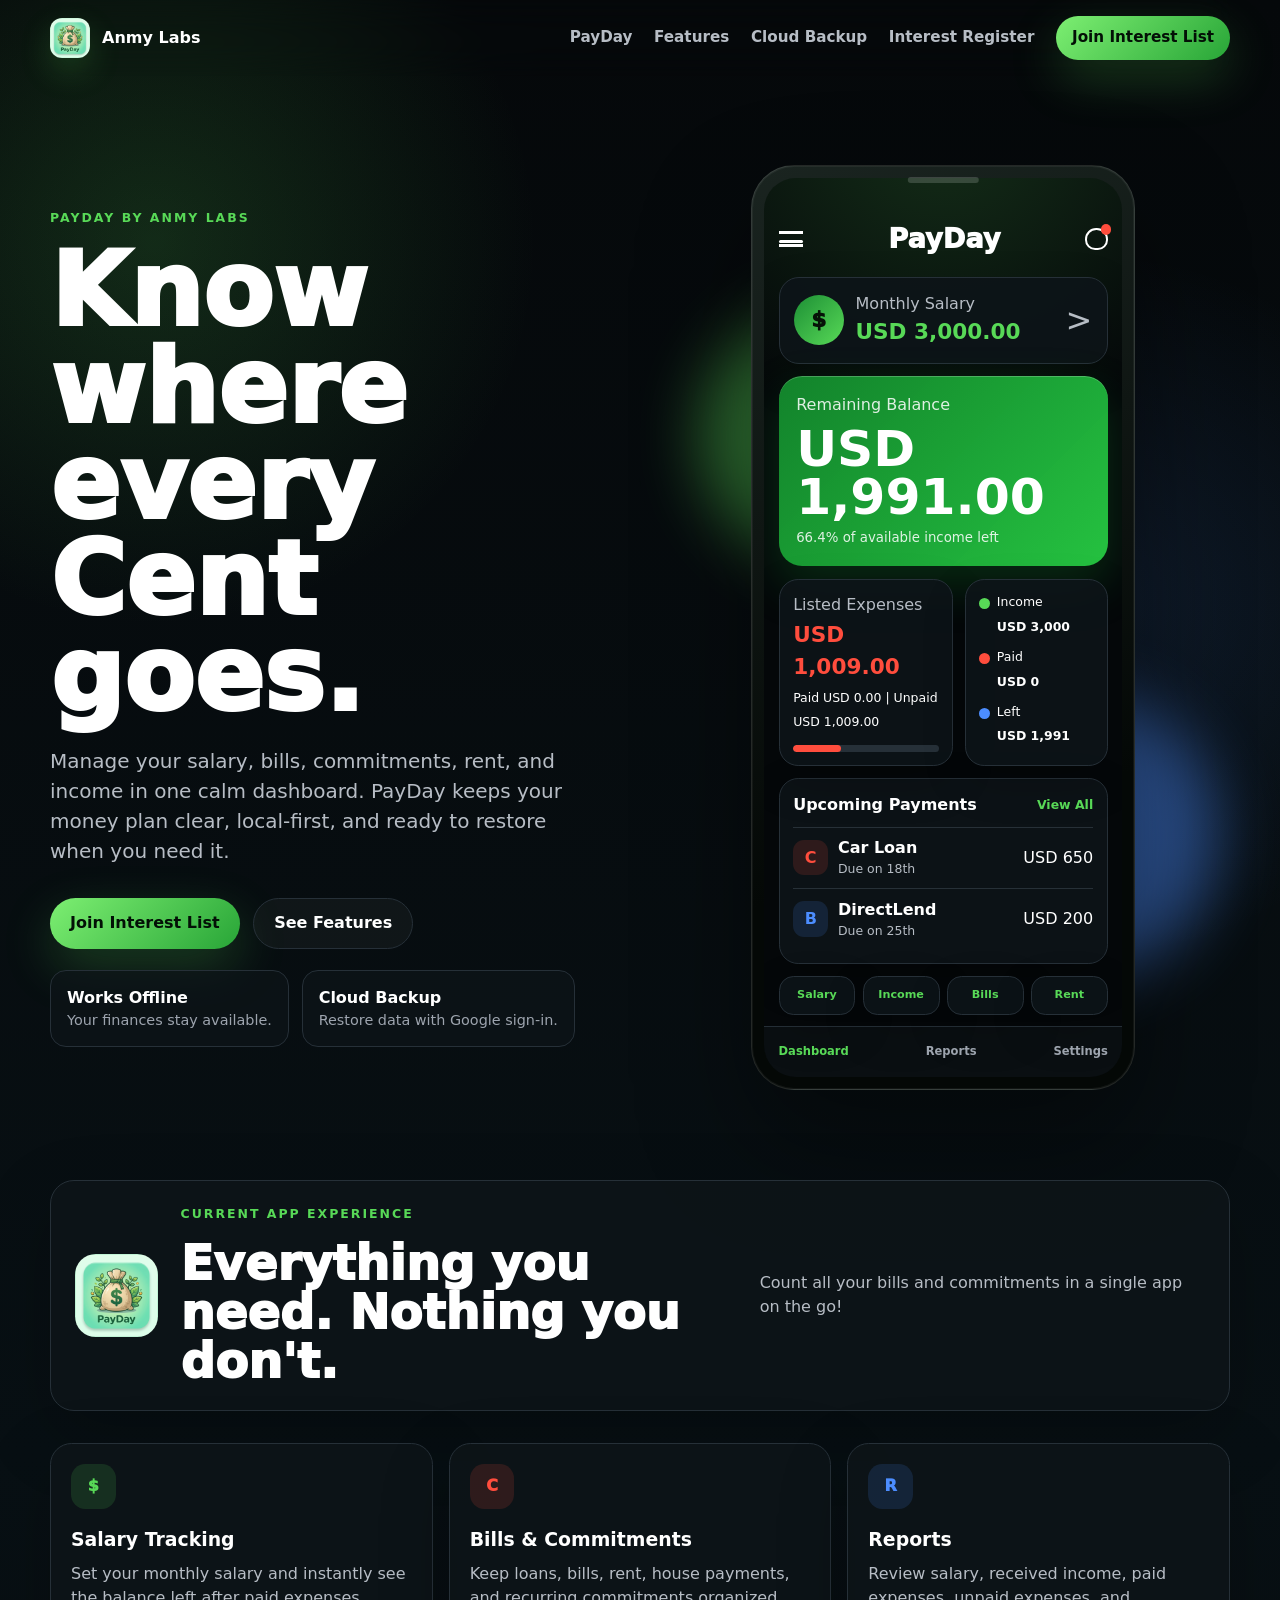
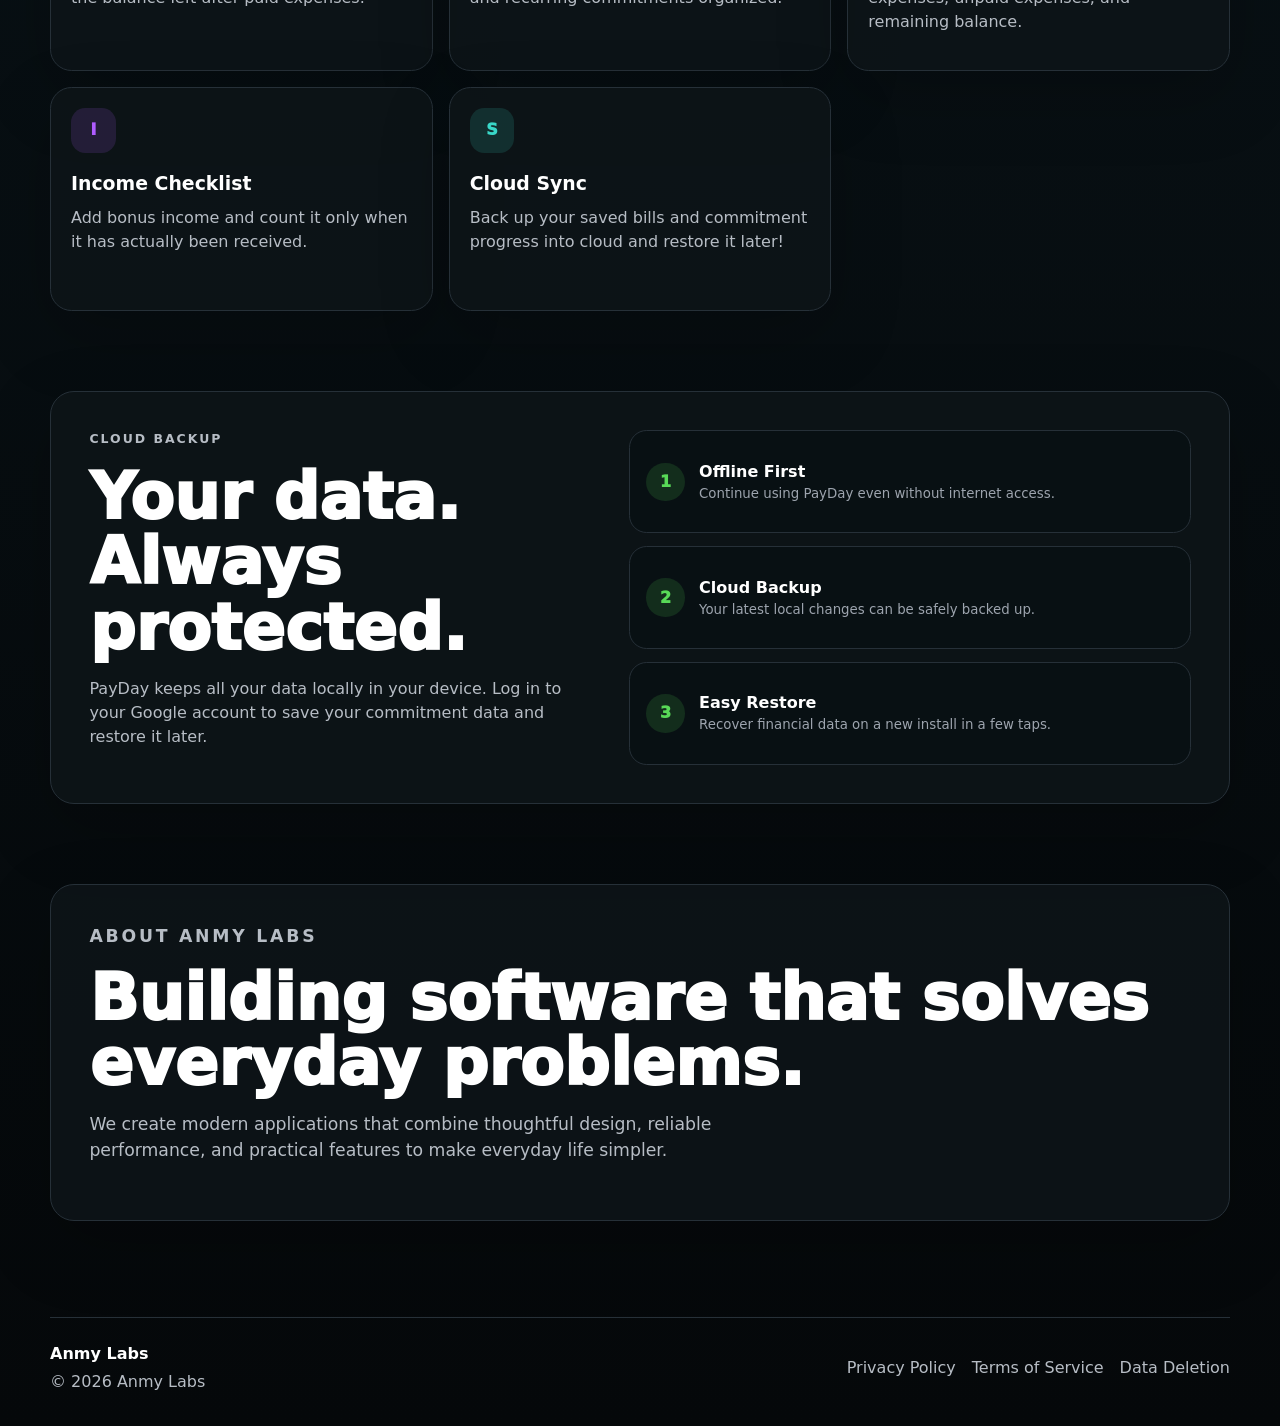
<file: index.html>
<!doctype html>
<html lang="en">
  <head>
    <meta charset="utf-8" />
    <meta name="viewport" content="width=device-width, initial-scale=1" />
    <meta
      name="description"
      content="Anmy Labs builds practical apps for everyday life, including PayDay."
    />
    <meta name="theme-color" content="#05080a" />
    <meta property="og:title" content="PayDay | Anmy Labs" />
    <meta
      property="og:description"
      content="PayDay helps you track salary, bills, commitments, income, and cloud backup in one app."
    />
    <meta property="og:type" content="website" />
    <meta property="og:image" content="./assets/icon.png" />
    <meta name="twitter:card" content="summary" />
    <title>PayDay | Anmy Labs</title>
    <link rel="icon" href="./assets/icon.png" />
    <link rel="apple-touch-icon" href="./assets/icon.png" />
    <link rel="stylesheet" href="./style.css" />
  </head>
  <body>
    <header class="site-header">
      <a class="brand" href="./index.html" aria-label="Anmy Labs home">
        <img src="./assets/icon.png" alt="" class="brand-icon" />
        <span>Anmy Labs</span>
      </a>

      <button class="nav-toggle" type="button" aria-label="Open menu">
        <span></span>
        <span></span>
        <span></span>
      </button>

      <nav class="site-nav" aria-label="Primary navigation">
        <a href="#payday">PayDay</a>
        <a href="#features">Features</a>
        <a href="#sync">Cloud Backup</a>
        <a href="./payday/register/">Interest Register</a>
        <a class="nav-button" href="./payday/register/">Join Interest List</a>
      </nav>
    </header>

    <main>
      <section class="hero section-shell" id="top">
        <div class="hero-copy reveal">
          <p class="eyebrow">PayDay by Anmy Labs</p>
          <h1>Know where every Cent goes.</h1>
          <p class="hero-text">
            Manage your salary, bills, commitments, rent, and income in one
            calm dashboard. PayDay keeps your money plan clear, local-first,
            and ready to restore when you need it.
          </p>
          <div class="hero-actions">
            <a class="primary-button" href="./payday/register/">Join Interest List</a>
            <a class="secondary-button" href="#features">See Features</a>
          </div>
          <div class="hero-metrics" aria-label="PayDay highlights">
            <div>
              <strong>Works Offline</strong>
              <span>Your finances stay available.</span>
            </div>
            <div>
              <strong>Cloud Backup</strong>
              <span>Restore data with Google sign-in.</span>
            </div>
          </div>
        </div>

        <div class="hero-visual reveal" id="payday" aria-label="PayDay app preview">
          <div class="phone-mockup">
            <div class="phone-speaker"></div>
            <div class="phone-screen">
              <div class="app-top">
                <span class="menu-lines" aria-hidden="true"></span>
                <strong>PayDay</strong>
                <span class="bell-dot" aria-hidden="true"></span>
              </div>

              <div class="salary-strip">
                <div class="round-icon wallet-icon">$</div>
                <div>
                  <span>Monthly Salary</span>
                  <strong>USD 3,000.00</strong>
                </div>
                <span class="chevron">&gt;</span>
              </div>

              <div class="balance-card">
                <span>Remaining Balance</span>
                <strong>USD 1,991.00</strong>
                <small>66.4% of available income left</small>
              </div>

              <div class="dashboard-grid">
                <div class="expense-card">
                  <span>Listed Expenses</span>
                  <strong>USD 1,009.00</strong>
                  <small>Paid USD 0.00 | Unpaid USD 1,009.00</small>
                  <div class="progress-track"><span></span></div>
                </div>
                <div class="flow-card">
                  <p><span class="dot green"></span>Income <strong>USD 3,000</strong></p>
                  <p><span class="dot red"></span>Paid <strong>USD 0</strong></p>
                  <p><span class="dot blue"></span>Left <strong>USD 1,991</strong></p>
                </div>
              </div>

              <div class="upcoming-card">
                <div class="card-heading">
                  <strong>Upcoming Payments</strong>
                  <span>View All</span>
                </div>
                <div class="payment-row">
                  <span class="payment-icon car">C</span>
                  <div>
                    <strong>Car Loan</strong>
                    <small>Due on 18th</small>
                  </div>
                  <span>USD 650</span>
                </div>
                <div class="payment-row">
                  <span class="payment-icon bill">B</span>
                  <div>
                    <strong>DirectLend</strong>
                    <small>Due on 25th</small>
                  </div>
                  <span>USD 200</span>
                </div>
              </div>

              <div class="shortcut-rail">
                <span>Salary</span>
                <span>Income</span>
                <span>Bills</span>
                <span>Rent</span>
              </div>

              <div class="bottom-nav">
                <span class="active">Dashboard</span>
                <span>Reports</span>
                <span>Settings</span>
              </div>
            </div>
          </div>
          <div class="glow glow-one"></div>
          <div class="glow glow-two"></div>
        </div>
      </section>

      <section class="section-shell product-band reveal">
        <img src="./assets/icon.png" alt="PayDay app icon" />
        <div>
          <p class="eyebrow">Current App Experience</p>
          <h2>Everything you need. Nothing you don't.</h2>
        </div>
        <p>
          Count all your bills and commitments in a single app on the go!
        </p>
      </section>

      <section class="section-shell features" id="features">
        <article class="feature-card reveal green-card">
          <div class="feature-icon">$</div>
          <h3>Salary Tracking</h3>
          <p>
            Set your monthly salary and instantly see the balance left after
            paid expenses.
          </p>
        </article>
        <article class="feature-card reveal red-card">
          <div class="feature-icon">C</div>
          <h3>Bills &amp; Commitments</h3>
          <p>
            Keep loans, bills, rent, house payments, and recurring commitments
            organized.
          </p>
        </article>
        <article class="feature-card reveal blue-card">
          <div class="feature-icon">R</div>
          <h3>Reports</h3>
          <p>
            Review salary, received income, paid expenses, unpaid expenses, and
            remaining balance.
          </p>
        </article>
        <article class="feature-card reveal purple-card">
          <div class="feature-icon">I</div>
          <h3>Income Checklist</h3>
          <p>
            Add bonus income and count it only when it has actually been
            received.
          </p>
        </article>
        <article class="feature-card reveal cyan-card">
          <div class="feature-icon">S</div>
          <h3>Cloud Sync</h3>
          <p>
            Back up your saved bills and commitment progress into cloud and
            restore it later!
          </p>
        </article>
      </section>

      <section class="section-shell sync-section reveal" id="sync">
        <div>
          <p class="eyebrow">Cloud Backup</p>
          <h2>Your data. Always protected.</h2>
          <p>
            PayDay keeps all your data locally in your device. Log in to your
            Google account to save your commitment data and restore it later.
          </p>
        </div>
        <div class="sync-panel">
          <div class="sync-row">
            <span class="sync-icon">1</span>
            <div>
              <strong>Offline First</strong>
              <small>Continue using PayDay even without internet access.</small>
            </div>
          </div>
          <div class="sync-row">
            <span class="sync-icon">2</span>
            <div>
              <strong>Cloud Backup</strong>
              <small>Your latest local changes can be safely backed up.</small>
            </div>
          </div>
          <div class="sync-row">
            <span class="sync-icon">3</span>
            <div>
              <strong>Easy Restore</strong>
              <small>Recover financial data on a new install in a few taps.</small>
            </div>
          </div>
        </div>
      </section>

      <section class="section-shell company reveal" id="company">
        <p class="eyebrow">About Anmy Labs</p>
        <h2>Building software that solves everyday problems.</h2>
        <p>
          We create modern applications that combine thoughtful design,
          reliable performance, and practical features to make everyday life
          simpler.
        </p>
      </section>
    </main>

    <footer class="site-footer">
      <div>
        <strong>Anmy Labs</strong>
        <span>&copy; 2026 Anmy Labs</span>
      </div>
      <nav aria-label="Footer navigation">
        <a href="./privacy.html">Privacy Policy</a>
        <a href="./terms.html">Terms of Service</a>
        <a href="./account-deletion.html">Data Deletion</a>
      </nav>
    </footer>

    <script src="./script.js"></script>
  </body>
</html>
</file>
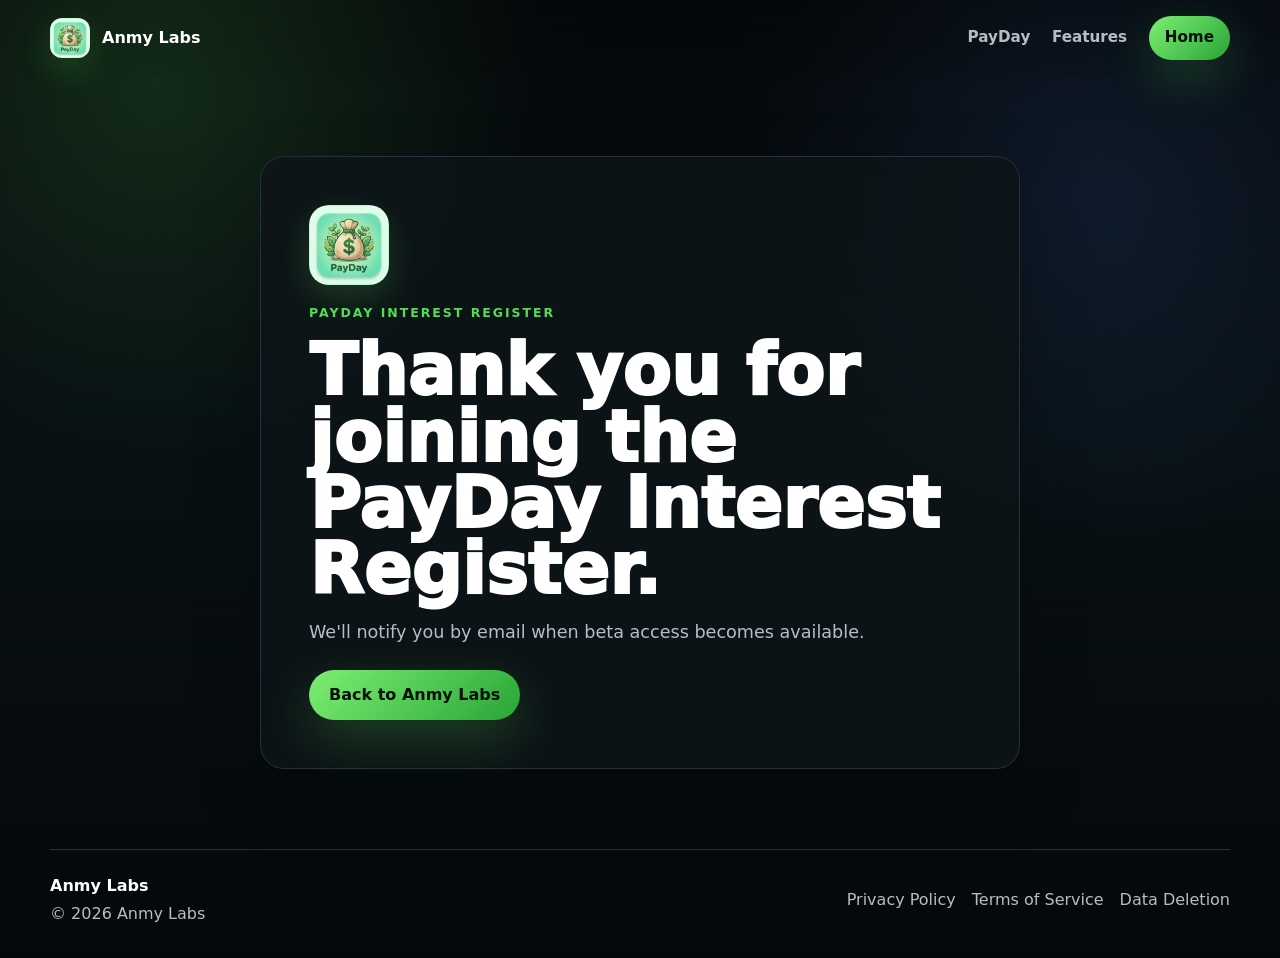
<file: payday/register/success/index.html>
<!doctype html>
<html lang="en">
  <head>
    <meta charset="utf-8" />
    <meta name="viewport" content="width=device-width, initial-scale=1" />
    <meta
      name="description"
      content="Thank you for joining the PayDay Interest Register."
    />
    <meta name="theme-color" content="#05080a" />
    <meta property="og:title" content="PayDay Interest Register | Anmy Labs" />
    <meta
      property="og:description"
      content="Thank you for joining the PayDay Interest Register."
    />
    <meta property="og:type" content="website" />
    <meta property="og:image" content="../../../assets/icon.png" />
    <meta name="twitter:card" content="summary" />
    <title>Thank You | PayDay Interest Register</title>
    <link rel="icon" href="../../../assets/icon.png" />
    <link rel="apple-touch-icon" href="../../../assets/icon.png" />
    <link rel="stylesheet" href="../../../style.css" />
  </head>
  <body>
    <header class="site-header">
      <a class="brand" href="../../../index.html" aria-label="Anmy Labs home">
        <img src="../../../assets/icon.png" alt="" class="brand-icon" />
        <span>Anmy Labs</span>
      </a>

      <nav class="site-nav legal-nav" aria-label="Primary navigation">
        <a href="../../../index.html#payday">PayDay</a>
        <a href="../../../index.html#features">Features</a>
        <a class="nav-button" href="../../../index.html">Home</a>
      </nav>
    </header>

    <main class="register-main success-main">
      <section class="section-shell success-card reveal">
        <img src="../../../assets/icon.png" alt="" class="success-icon" />
        <p class="eyebrow">PayDay Interest Register</p>
        <h1>Thank you for joining the PayDay Interest Register.</h1>
        <p>
          We'll notify you by email when beta access becomes available.
        </p>
        <a class="primary-button" href="../../../index.html">Back to Anmy Labs</a>
      </section>
    </main>

    <footer class="site-footer">
      <div>
        <strong>Anmy Labs</strong>
        <span>&copy; 2026 Anmy Labs</span>
      </div>
      <nav aria-label="Footer navigation">
        <a href="../../../privacy.html">Privacy Policy</a>
        <a href="../../../terms.html">Terms of Service</a>
        <a href="../../../account-deletion.html">Data Deletion</a>
      </nav>
    </footer>

    <script src="../../../script.js"></script>
  </body>
</html>
</file>
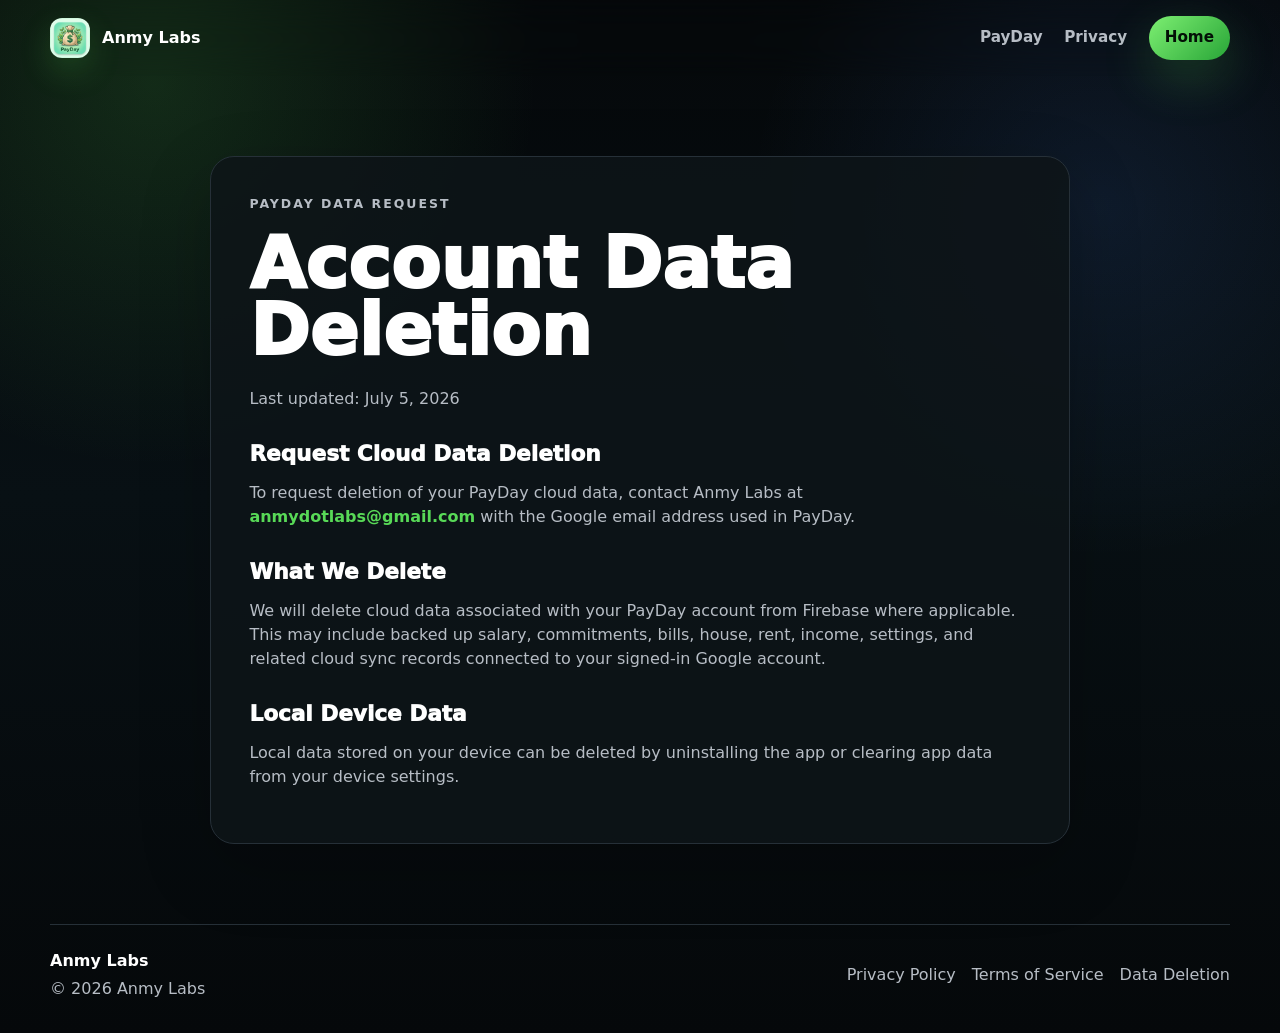
<file: account-deletion.html>
<!doctype html>
<html lang="en">
  <head>
    <meta charset="utf-8" />
    <meta name="viewport" content="width=device-width, initial-scale=1" />
    <meta
      name="description"
      content="Request deletion of PayDay cloud data from Anmy Labs."
    />
    <meta name="theme-color" content="#05080a" />
    <meta property="og:title" content="Account Data Deletion | Anmy Labs" />
    <meta
      property="og:description"
      content="How to request deletion of PayDay cloud data associated with your Google account."
    />
    <meta property="og:type" content="website" />
    <meta property="og:image" content="./assets/icon.png" />
    <meta name="twitter:card" content="summary" />
    <title>Account Data Deletion | Anmy Labs</title>
    <link rel="icon" href="./assets/icon.png" />
    <link rel="apple-touch-icon" href="./assets/icon.png" />
    <link rel="stylesheet" href="./style.css" />
  </head>
  <body>
    <header class="site-header">
      <a class="brand" href="./index.html" aria-label="Anmy Labs home">
        <img src="./assets/icon.png" alt="" class="brand-icon" />
        <span>Anmy Labs</span>
      </a>
      <nav class="site-nav legal-nav" aria-label="Primary navigation">
        <a href="./index.html#payday">PayDay</a>
        <a href="./privacy.html">Privacy</a>
        <a class="nav-button" href="./index.html">Home</a>
      </nav>
    </header>

    <main class="legal-main">
      <article class="legal-card reveal">
        <p class="eyebrow">PayDay Data Request</p>
        <h1>Account Data Deletion</h1>
        <p>Last updated: July 5, 2026</p>

        <h2>Request Cloud Data Deletion</h2>
        <p>
          To request deletion of your PayDay cloud data, contact Anmy Labs at
          <a href="mailto:anmydotlabs@gmail.com">anmydotlabs@gmail.com</a> with
          the Google email address used in PayDay.
        </p>

        <h2>What We Delete</h2>
        <p>
          We will delete cloud data associated with your PayDay account from
          Firebase where applicable. This may include backed up salary,
          commitments, bills, house, rent, income, settings, and related cloud
          sync records connected to your signed-in Google account.
        </p>

        <h2>Local Device Data</h2>
        <p>
          Local data stored on your device can be deleted by uninstalling the
          app or clearing app data from your device settings.
        </p>
      </article>
    </main>

    <footer class="site-footer">
      <div>
        <strong>Anmy Labs</strong>
        <span>&copy; 2026 Anmy Labs</span>
      </div>
      <nav aria-label="Footer navigation">
        <a href="./privacy.html">Privacy Policy</a>
        <a href="./terms.html">Terms of Service</a>
        <a href="./account-deletion.html">Data Deletion</a>
      </nav>
    </footer>

    <script src="./script.js"></script>
  </body>
</html>
</file>
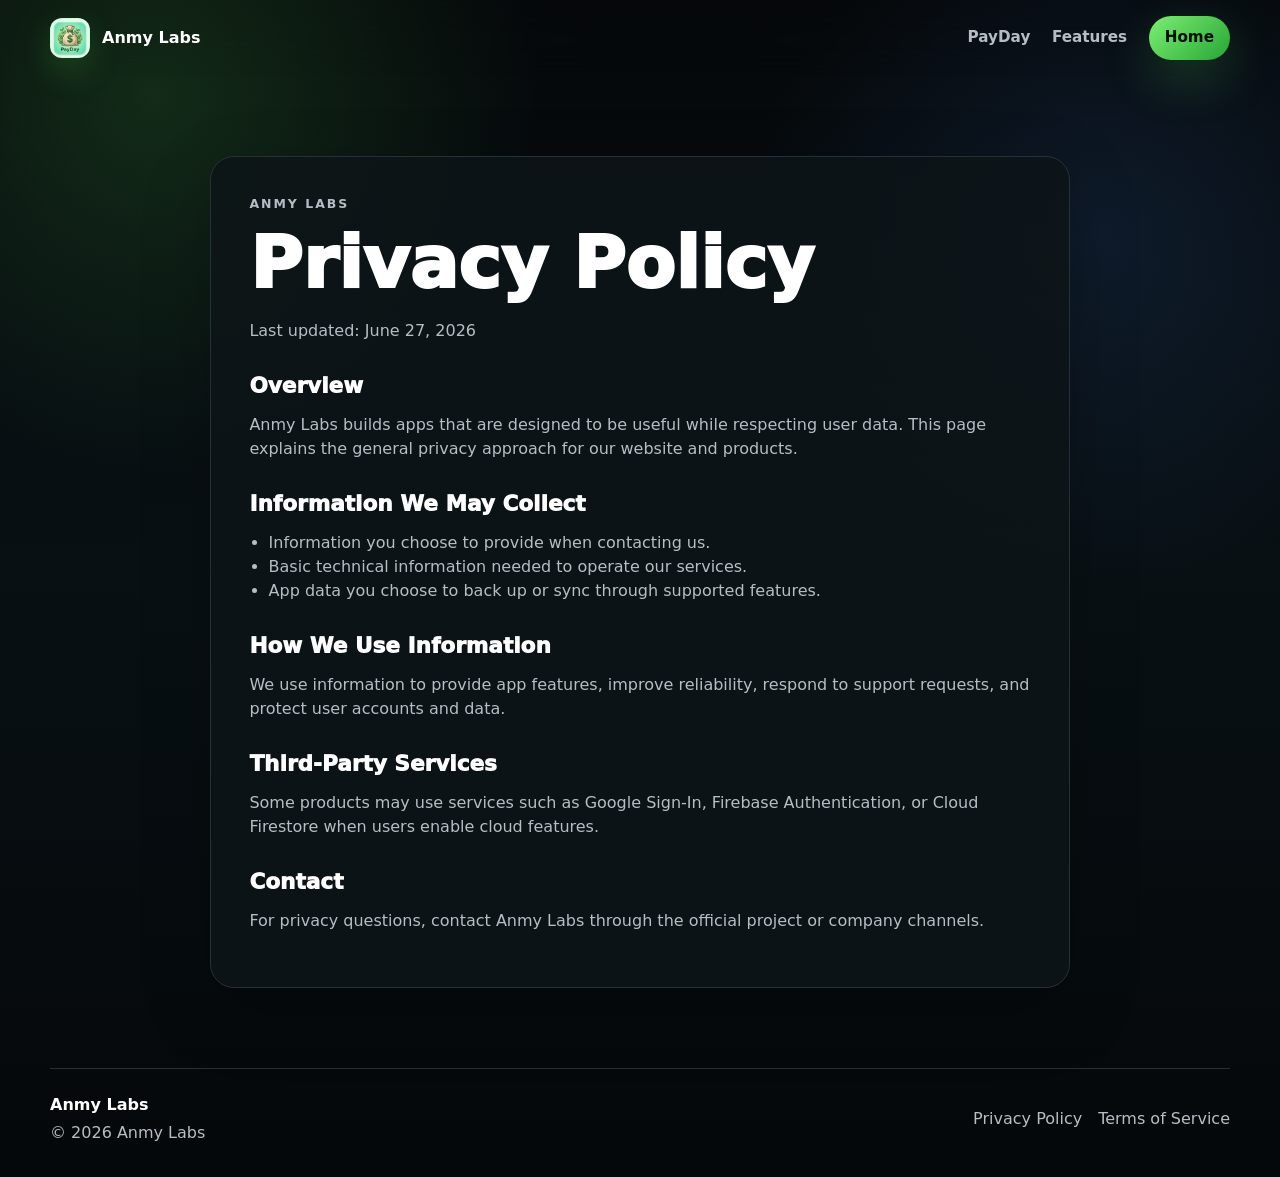
<file: privacy.html>
<!doctype html>
<html lang="en">
  <head>
    <meta charset="utf-8" />
    <meta name="viewport" content="width=device-width, initial-scale=1" />
    <meta name="description" content="Privacy Policy for Anmy Labs." />
    <meta name="theme-color" content="#05080a" />
    <meta property="og:title" content="Privacy Policy | Anmy Labs" />
    <meta
      property="og:description"
      content="Privacy Policy for Anmy Labs and PayDay."
    />
    <meta property="og:type" content="website" />
    <meta property="og:image" content="./assets/icon.png" />
    <meta name="twitter:card" content="summary" />
    <title>Privacy Policy | Anmy Labs</title>
    <link rel="icon" href="./assets/icon.png" />
    <link rel="apple-touch-icon" href="./assets/icon.png" />
    <link rel="stylesheet" href="./style.css" />
  </head>
  <body>
    <header class="site-header">
      <a class="brand" href="./index.html" aria-label="Anmy Labs home">
        <img src="./assets/icon.png" alt="" class="brand-icon" />
        <span>Anmy Labs</span>
      </a>
      <nav class="site-nav legal-nav" aria-label="Primary navigation">
        <a href="./index.html#payday">PayDay</a>
        <a href="./index.html#features">Features</a>
        <a class="nav-button" href="./index.html">Home</a>
      </nav>
    </header>

    <main class="legal-main">
      <article class="legal-card reveal">
        <p class="eyebrow">Anmy Labs</p>
        <h1>Privacy Policy</h1>
        <p>Last updated: June 27, 2026</p>

        <h2>Overview</h2>
        <p>
          Anmy Labs builds apps that are designed to be useful while
          respecting user data. This page explains the general privacy approach
          for our website and products.
        </p>

        <h2>Information We May Collect</h2>
        <ul>
          <li>Information you choose to provide when contacting us.</li>
          <li>Basic technical information needed to operate our services.</li>
          <li>App data you choose to back up or sync through supported features.</li>
        </ul>

        <h2>How We Use Information</h2>
        <p>
          We use information to provide app features, improve reliability,
          respond to support requests, and protect user accounts and data.
        </p>

        <h2>Third-Party Services</h2>
        <p>
          Some products may use services such as Google Sign-In, Firebase
          Authentication, or Cloud Firestore when users enable cloud features.
        </p>

        <h2>Contact</h2>
        <p>
          For privacy questions, contact Anmy Labs through the official
          project or company channels.
        </p>
      </article>
    </main>

    <footer class="site-footer">
      <div>
        <strong>Anmy Labs</strong>
        <span>&copy; 2026 Anmy Labs</span>
      </div>
      <nav aria-label="Footer navigation">
        <a href="./privacy.html">Privacy Policy</a>
        <a href="./terms.html">Terms of Service</a>
      </nav>
    </footer>

    <script src="./script.js"></script>
  </body>
</html>
</file>
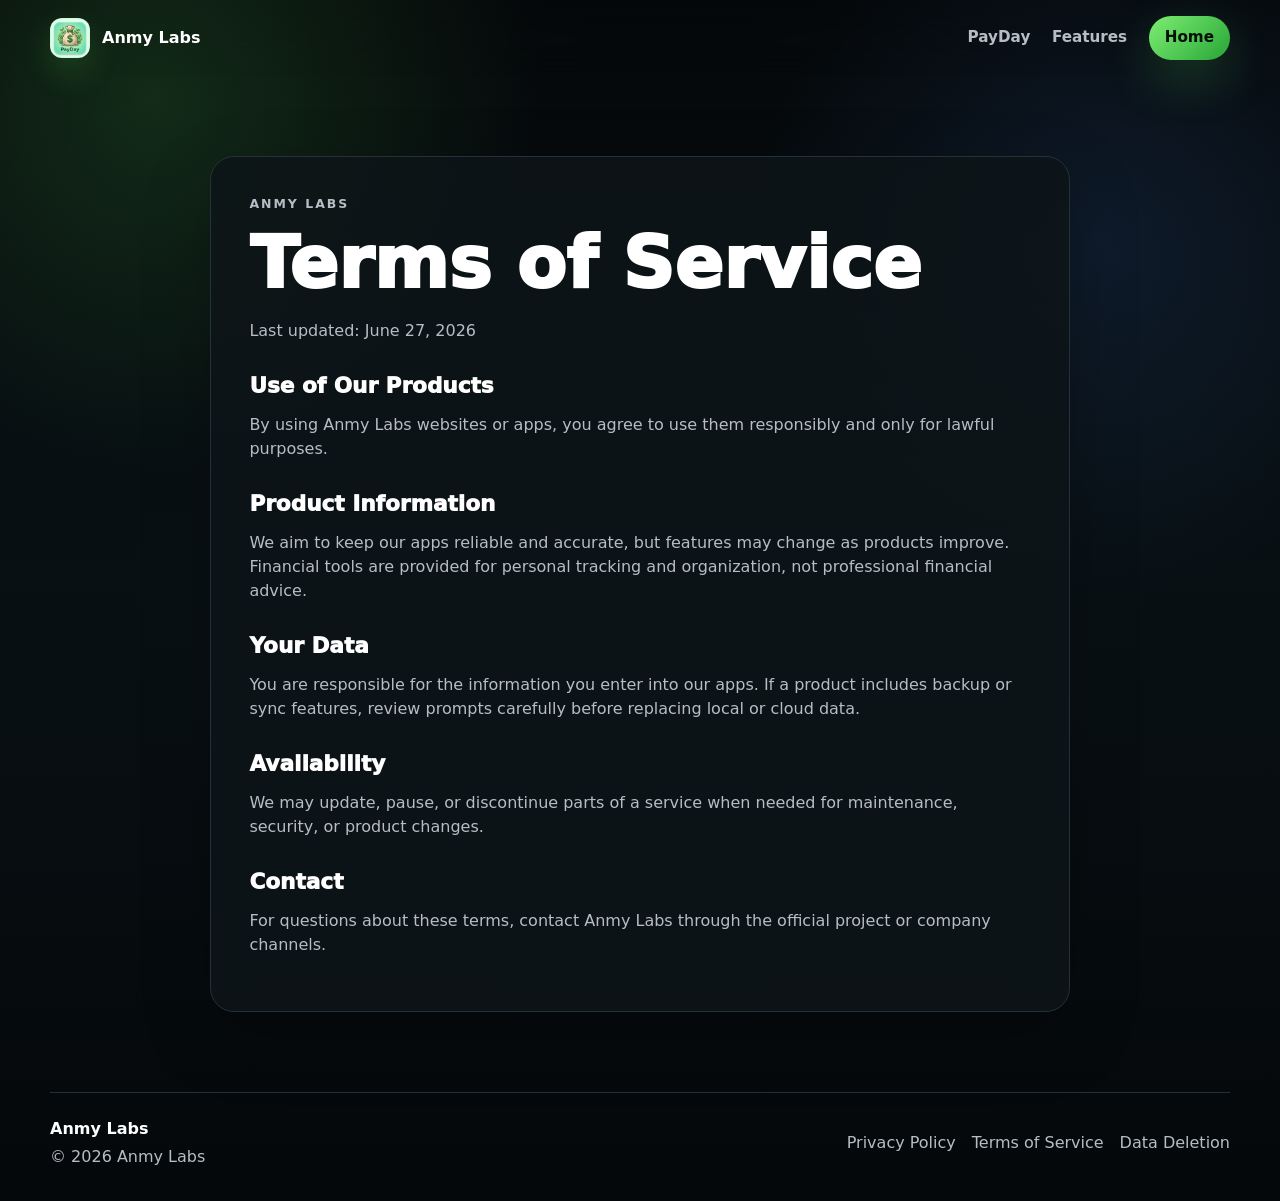
<file: terms.html>
<!doctype html>
<html lang="en">
  <head>
    <meta charset="utf-8" />
    <meta name="viewport" content="width=device-width, initial-scale=1" />
    <meta name="description" content="Terms of Service for Anmy Labs." />
    <meta name="theme-color" content="#05080a" />
    <meta property="og:title" content="Terms of Service | Anmy Labs" />
    <meta
      property="og:description"
      content="Terms of Service for Anmy Labs and PayDay."
    />
    <meta property="og:type" content="website" />
    <meta property="og:image" content="./assets/icon.png" />
    <meta name="twitter:card" content="summary" />
    <title>Terms of Service | Anmy Labs</title>
    <link rel="icon" href="./assets/icon.png" />
    <link rel="apple-touch-icon" href="./assets/icon.png" />
    <link rel="stylesheet" href="./style.css" />
  </head>
  <body>
    <header class="site-header">
      <a class="brand" href="./index.html" aria-label="Anmy Labs home">
        <img src="./assets/icon.png" alt="" class="brand-icon" />
        <span>Anmy Labs</span>
      </a>
      <nav class="site-nav legal-nav" aria-label="Primary navigation">
        <a href="./index.html#payday">PayDay</a>
        <a href="./index.html#features">Features</a>
        <a class="nav-button" href="./index.html">Home</a>
      </nav>
    </header>

    <main class="legal-main">
      <article class="legal-card reveal">
        <p class="eyebrow">Anmy Labs</p>
        <h1>Terms of Service</h1>
        <p>Last updated: June 27, 2026</p>

        <h2>Use of Our Products</h2>
        <p>
          By using Anmy Labs websites or apps, you agree to use them
          responsibly and only for lawful purposes.
        </p>

        <h2>Product Information</h2>
        <p>
          We aim to keep our apps reliable and accurate, but features may change
          as products improve. Financial tools are provided for personal tracking
          and organization, not professional financial advice.
        </p>

        <h2>Your Data</h2>
        <p>
          You are responsible for the information you enter into our apps. If a
          product includes backup or sync features, review prompts carefully
          before replacing local or cloud data.
        </p>

        <h2>Availability</h2>
        <p>
          We may update, pause, or discontinue parts of a service when needed for
          maintenance, security, or product changes.
        </p>

        <h2>Contact</h2>
        <p>
          For questions about these terms, contact Anmy Labs through the
          official project or company channels.
        </p>
      </article>
    </main>

    <footer class="site-footer">
      <div>
        <strong>Anmy Labs</strong>
        <span>&copy; 2026 Anmy Labs</span>
      </div>
      <nav aria-label="Footer navigation">
        <a href="./privacy.html">Privacy Policy</a>
        <a href="./terms.html">Terms of Service</a>
        <a href="./account-deletion.html">Data Deletion</a>
      </nav>
    </footer>

    <script src="./script.js"></script>
  </body>
</html>
</file>
<file: style.css>
:root {
  --bg: #05080a;
  --panel: #0d1418;
  --panel-soft: #101a1f;
  --panel-deep: #081013;
  --border: #263038;
  --divider: #273037;
  --text: #ffffff;
  --muted: #b7bdc5;
  --soft-text: #9da4ae;
  --green: #58d957;
  --green-dark: #1d8f35;
  --red: #ff4d3d;
  --blue: #4c8dff;
  --purple: #af5cff;
  --yellow: #ffb429;
  --cyan: #39d7c8;
  --shadow: rgba(0, 0, 0, 0.42);
  color-scheme: dark;
}

* {
  box-sizing: border-box;
}

html {
  scroll-behavior: smooth;
}

body {
  min-height: 100vh;
  margin: 0;
  overflow-x: hidden;
  background:
    radial-gradient(circle at 12% 8%, rgba(88, 217, 87, 0.16), transparent 24rem),
    radial-gradient(circle at 86% 20%, rgba(76, 141, 255, 0.12), transparent 22rem),
    linear-gradient(180deg, #05080a 0%, #081014 48%, #05080a 100%);
  color: var(--text);
  font-family:
    Inter, ui-sans-serif, system-ui, -apple-system, BlinkMacSystemFont, "Segoe UI",
    sans-serif;
  line-height: 1.5;
}

a {
  color: inherit;
  text-decoration: none;
}

.site-header {
  position: sticky;
  top: 0;
  z-index: 20;
  display: flex;
  align-items: center;
  justify-content: space-between;
  gap: 1rem;
  width: min(1180px, calc(100% - 2rem));
  margin: 0 auto;
  padding: 1rem 0;
  backdrop-filter: blur(18px);
}

.brand,
.site-nav,
.hero-actions,
.hero-metrics,
.site-footer,
.site-footer nav {
  display: flex;
  align-items: center;
}

.brand {
  gap: 0.75rem;
  font-weight: 900;
}

.brand-icon {
  width: 2.5rem;
  height: 2.5rem;
  border-radius: 0.75rem;
  box-shadow: 0 0.8rem 2rem rgba(88, 217, 87, 0.2);
}

.site-nav {
  gap: 1.35rem;
  color: var(--muted);
  font-size: 0.95rem;
  font-weight: 700;
}

.site-nav a:not(.nav-button):hover,
.site-footer a:hover {
  color: var(--text);
}

.nav-button,
.primary-button,
.secondary-button {
  display: inline-flex;
  align-items: center;
  justify-content: center;
  border-radius: 999px;
}

.nav-button,
.primary-button {
  background: linear-gradient(135deg, #7def72, #28a537);
  color: #031006;
  box-shadow: 0 18px 50px rgba(88, 217, 87, 0.24);
  font-weight: 900;
}

.nav-button {
  padding: 0.65rem 1rem;
}

.nav-toggle {
  display: none;
  width: 2.6rem;
  height: 2.6rem;
  border: 1px solid var(--border);
  border-radius: 0.7rem;
  background: rgba(255, 255, 255, 0.03);
}

.nav-toggle span {
  display: block;
  width: 1.15rem;
  height: 2px;
  margin: 4px auto;
  border-radius: 999px;
  background: var(--text);
}

.section-shell {
  width: min(1180px, calc(100% - 2rem));
  margin: 0 auto;
}

.hero {
  display: grid;
  grid-template-columns: minmax(0, 0.96fr) minmax(300px, 1.04fr);
  align-items: center;
  gap: clamp(2rem, 6vw, 5rem);
  min-height: calc(100vh - 4.5rem);
  padding: clamp(3rem, 7vw, 5.8rem) 0;
}

.eyebrow {
  margin: 0 0 1rem;
  color: var(--green);
  font-size: 0.78rem;
  font-weight: 900;
  letter-spacing: 0.16em;
  text-transform: uppercase;
}

h1,
h2,
h3,
p {
  margin-top: 0;
}

h1 {
  max-width: 12ch;
  margin-bottom: 1.35rem;
  font-size: clamp(3rem, 8vw, 6.6rem);
  line-height: 0.94;
  font-weight: 950;
  letter-spacing: 0;
}

h2 {
  margin-bottom: 1rem;
  font-size: clamp(2rem, 5vw, 4rem);
  line-height: 1.02;
  font-weight: 930;
  letter-spacing: 0;
}

h3 {
  margin-bottom: 0.55rem;
  font-size: 1.18rem;
}

.hero-text,
.product-band > p,
.company p,
.feature-card p,
.sync-section p,
.legal-card p,
.legal-card li {
  color: var(--muted);
}

.hero-text {
  max-width: 42rem;
  margin-bottom: 2rem;
  font-size: clamp(1.05rem, 2vw, 1.25rem);
}

.hero-actions {
  flex-wrap: wrap;
  gap: 0.85rem;
  margin-bottom: 1.35rem;
}

.primary-button,
.secondary-button {
  min-height: 3.15rem;
  padding: 0 1.25rem;
}

.secondary-button {
  border: 1px solid var(--border);
  background: rgba(255, 255, 255, 0.035);
  color: var(--text);
  font-weight: 800;
}

.hero-metrics {
  flex-wrap: wrap;
  gap: 0.8rem;
}

.hero-metrics div {
  min-width: 11rem;
  padding: 0.9rem 1rem;
  border: 1px solid var(--border);
  border-radius: 1rem;
  background: rgba(13, 20, 24, 0.72);
}

.hero-metrics strong,
.hero-metrics span {
  display: block;
}

.hero-metrics span {
  color: var(--soft-text);
  font-size: 0.9rem;
}

.hero-visual {
  position: relative;
  display: grid;
  min-height: 43rem;
  place-items: center;
}

.phone-mockup {
  position: relative;
  z-index: 2;
  width: min(24rem, 88vw);
  padding: 0.75rem;
  border: 1px solid rgba(255, 255, 255, 0.13);
  border-radius: 2.7rem;
  background: linear-gradient(160deg, #1a2420, #040806 70%);
  box-shadow:
    0 3rem 7rem var(--shadow),
    inset 0 0 0 1px rgba(255, 255, 255, 0.05);
}

.phone-speaker {
  position: absolute;
  top: 0.7rem;
  left: 50%;
  width: 4.4rem;
  height: 0.35rem;
  border-radius: 999px;
  background: rgba(255, 255, 255, 0.16);
  transform: translateX(-50%);
}

.phone-screen {
  min-height: 44rem;
  overflow: hidden;
  padding: 2.2rem 0.9rem 0.75rem;
  border-radius: 2rem;
  background:
    radial-gradient(circle at 50% -6%, rgba(88, 217, 87, 0.18), transparent 20rem),
    #05080a;
}

.app-top,
.salary-strip,
.card-heading,
.payment-row,
.bottom-nav,
.site-footer {
  display: flex;
  align-items: center;
  justify-content: space-between;
}

.app-top {
  height: 3.2rem;
  margin-bottom: 0.75rem;
}

.app-top strong {
  font-size: 1.7rem;
  font-weight: 950;
}

.menu-lines {
  position: relative;
  width: 1.55rem;
  height: 1rem;
  border-top: 3px solid var(--text);
  border-bottom: 3px solid var(--text);
}

.menu-lines::after {
  position: absolute;
  top: 0.35rem;
  left: 0;
  width: 1.55rem;
  height: 3px;
  border-radius: 999px;
  background: var(--text);
  content: "";
}

.bell-dot {
  position: relative;
  width: 1.4rem;
  height: 1.4rem;
  border: 2px solid var(--text);
  border-radius: 50% 50% 45% 45%;
}

.bell-dot::after {
  position: absolute;
  top: -0.35rem;
  right: -0.35rem;
  width: 0.65rem;
  height: 0.65rem;
  border-radius: 50%;
  background: var(--red);
  content: "";
}

.salary-strip,
.expense-card,
.flow-card,
.upcoming-card,
.shortcut-rail span {
  border: 1px solid var(--border);
  background: rgba(13, 20, 24, 0.88);
  box-shadow: 0 16px 44px rgba(0, 0, 0, 0.18);
}

.salary-strip {
  gap: 0.75rem;
  margin-bottom: 0.75rem;
  padding: 0.9rem;
  border-radius: 1.25rem;
}

.salary-strip div:nth-child(2) {
  flex: 1;
}

.salary-strip span,
.expense-card span,
.flow-card span,
.payment-row small {
  color: var(--muted);
}

.salary-strip strong {
  display: block;
  color: var(--green);
  font-size: 1.35rem;
}

.round-icon {
  display: grid;
  width: 3.1rem;
  height: 3.1rem;
  flex: 0 0 auto;
  place-items: center;
  border-radius: 999px;
  background: linear-gradient(135deg, #1d8f35, #58d957);
  color: #061107;
  font-size: 1.35rem;
  font-weight: 950;
}

.chevron {
  color: var(--soft-text);
  font-size: 2rem;
}

.balance-card {
  display: grid;
  gap: 0.45rem;
  min-height: 10.8rem;
  margin-bottom: 0.8rem;
  padding: 1.1rem;
  border-radius: 1.45rem;
  background:
    linear-gradient(135deg, rgba(18, 130, 43, 0.96), rgba(37, 197, 65, 0.94)),
    var(--green-dark);
  box-shadow:
    inset 0 1px 0 rgba(255, 255, 255, 0.22),
    0 1.2rem 3rem rgba(25, 175, 56, 0.22);
}

.balance-card span,
.balance-card small {
  color: rgba(255, 255, 255, 0.86);
}

.balance-card strong {
  align-self: center;
  font-size: clamp(2.4rem, 8vw, 3.15rem);
  line-height: 0.96;
}

.dashboard-grid {
  display: grid;
  grid-template-columns: 1.1fr 0.9fr;
  gap: 0.7rem;
  margin-bottom: 0.75rem;
}

.expense-card,
.flow-card,
.upcoming-card {
  border-radius: 1.2rem;
  padding: 0.85rem;
}

.expense-card strong {
  display: block;
  color: var(--red);
  font-size: 1.35rem;
  margin: 0.1rem 0;
}

.expense-card small,
.flow-card p,
.payment-row small {
  font-size: 0.78rem;
}

.progress-track {
  height: 0.45rem;
  margin-top: 0.7rem;
  overflow: hidden;
  border-radius: 999px;
  background: #263038;
}

.progress-track span {
  display: block;
  width: 33%;
  height: 100%;
  border-radius: inherit;
  background: var(--red);
}

.flow-card {
  display: grid;
  gap: 0.4rem;
}

.flow-card p {
  display: grid;
  grid-template-columns: auto 1fr;
  gap: 0 0.4rem;
  margin: 0;
}

.flow-card strong {
  grid-column: 2;
  color: var(--text);
}

.dot {
  width: 0.7rem;
  height: 0.7rem;
  margin-top: 0.3rem;
  border-radius: 50%;
}

.green {
  background: var(--green);
}

.red {
  background: var(--red);
}

.blue {
  background: var(--blue);
}

.upcoming-card {
  margin-bottom: 0.75rem;
}

.card-heading {
  margin-bottom: 0.6rem;
}

.card-heading span {
  color: var(--green);
  font-size: 0.78rem;
  font-weight: 800;
}

.payment-row {
  gap: 0.6rem;
  padding: 0.55rem 0;
  border-top: 1px solid var(--divider);
}

.payment-row:first-of-type {
  border-top: 0;
}

.payment-row div {
  flex: 1;
  min-width: 0;
}

.payment-row strong,
.payment-row small {
  display: block;
}

.payment-icon {
  display: grid;
  width: 2.2rem;
  height: 2.2rem;
  flex: 0 0 auto;
  place-items: center;
  border-radius: 0.7rem;
  font-weight: 900;
}

.car {
  background: rgba(255, 77, 61, 0.14);
  color: var(--red);
}

.bill {
  background: rgba(76, 141, 255, 0.14);
  color: var(--blue);
}

.shortcut-rail {
  display: grid;
  grid-template-columns: repeat(4, 1fr);
  gap: 0.45rem;
  margin-bottom: 0.65rem;
}

.shortcut-rail span {
  padding: 0.65rem 0.35rem;
  border-radius: 0.9rem;
  color: var(--green);
  font-size: 0.7rem;
  font-weight: 850;
  text-align: center;
}

.bottom-nav {
  min-height: 3.2rem;
  margin: 0 -0.9rem -0.75rem;
  padding: 0 0.9rem;
  border-top: 1px solid var(--border);
  background: #0a0f12;
  color: var(--soft-text);
  font-size: 0.72rem;
  font-weight: 800;
}

.bottom-nav .active {
  color: var(--green);
}

.glow {
  position: absolute;
  border-radius: 999px;
  filter: blur(32px);
  opacity: 0.5;
}

.glow-one {
  width: 16rem;
  height: 16rem;
  background: var(--green);
  transform: translate(-7rem, -12rem);
}

.glow-two {
  width: 18rem;
  height: 18rem;
  background: var(--blue);
  transform: translate(8rem, 13rem);
}

.product-band,
.sync-section,
.company,
.feature-card,
.legal-card {
  border: 1px solid var(--border);
  background: rgba(13, 20, 24, 0.86);
  box-shadow: 0 24px 70px rgba(0, 0, 0, 0.22);
}

.product-band {
  display: grid;
  grid-template-columns: auto 1fr 0.8fr;
  align-items: center;
  gap: 1.4rem;
  margin-bottom: 1rem;
  padding: clamp(1rem, 3vw, 1.5rem);
  border-radius: 1.5rem;
}

.product-band img {
  width: 5.2rem;
  border-radius: 1.3rem;
}

.product-band h2 {
  margin-bottom: 0;
  font-size: clamp(1.6rem, 4vw, 3rem);
}

.product-band p:last-child {
  margin-bottom: 0;
}

.features {
  display: grid;
  grid-template-columns: repeat(3, 1fr);
  gap: 1rem;
  padding: 1rem 0 clamp(3rem, 7vw, 5rem);
}

.feature-card {
  min-height: 14rem;
  padding: 1.25rem;
  border-radius: 1.35rem;
  transition:
    transform 180ms ease,
    border-color 180ms ease,
    background 180ms ease;
}

.feature-card:hover {
  border-color: rgba(88, 217, 87, 0.45);
  background: rgba(17, 27, 23, 0.92);
  transform: translateY(-4px);
}

.feature-icon {
  display: grid;
  width: 2.8rem;
  height: 2.8rem;
  margin-bottom: 1rem;
  place-items: center;
  border-radius: 0.9rem;
  font-weight: 950;
}

.green-card .feature-icon {
  background: rgba(88, 217, 87, 0.14);
  color: var(--green);
}

.red-card .feature-icon {
  background: rgba(255, 77, 61, 0.14);
  color: var(--red);
}

.blue-card .feature-icon {
  background: rgba(76, 141, 255, 0.14);
  color: var(--blue);
}

.purple-card .feature-icon {
  background: rgba(175, 92, 255, 0.14);
  color: var(--purple);
}

.cyan-card .feature-icon {
  background: rgba(57, 215, 200, 0.14);
  color: var(--cyan);
}

.yellow-card .feature-icon {
  background: rgba(255, 180, 41, 0.14);
  color: var(--yellow);
}

.sync-section {
  display: grid;
  grid-template-columns: 0.95fr 1.05fr;
  gap: 2rem;
  margin-bottom: clamp(3rem, 7vw, 5rem);
  padding: clamp(1.4rem, 4vw, 2.4rem);
  border-radius: 1.5rem;
}

.sync-section p {
  max-width: 44rem;
}

.sync-panel {
  display: grid;
  gap: 0.8rem;
}

.sync-row {
  display: flex;
  gap: 0.9rem;
  align-items: center;
  padding: 1rem;
  border: 1px solid var(--border);
  border-radius: 1.1rem;
  background: var(--panel-deep);
}

.sync-icon {
  display: grid;
  width: 2.4rem;
  height: 2.4rem;
  flex: 0 0 auto;
  place-items: center;
  border-radius: 50%;
  background: rgba(88, 217, 87, 0.14);
  color: var(--green);
  font-weight: 950;
}

.sync-row strong,
.sync-row small {
  display: block;
}

.sync-row small {
  color: var(--soft-text);
}

.company,
.legal-card {
  padding: clamp(1.4rem, 4vw, 2.4rem);
  border-radius: 1.5rem;
}

.company {
  margin-bottom: clamp(4rem, 8vw, 6rem);
}

.company p {
  max-width: 46rem;
  font-size: 1.08rem;
}

.site-footer {
  width: min(1180px, calc(100% - 2rem));
  margin: 0 auto;
  padding: 1.5rem 0 2rem;
  border-top: 1px solid var(--border);
  color: var(--muted);
}

.site-footer div {
  display: grid;
  gap: 0.25rem;
}

.site-footer strong {
  color: var(--text);
}

.site-footer nav {
  gap: 1rem;
}

.legal-main {
  min-height: calc(100vh - 10rem);
  padding: clamp(2rem, 7vw, 5rem) 0;
}

.register-main {
  min-height: calc(100vh - 10rem);
}

.register-hero {
  display: grid;
  grid-template-columns: minmax(0, 0.92fr) minmax(20rem, 0.78fr);
  align-items: center;
  gap: clamp(2rem, 6vw, 5rem);
  padding: clamp(2.5rem, 7vw, 5.6rem) 0 clamp(4rem, 8vw, 6rem);
}

.register-copy h1 {
  max-width: 11ch;
}

.register-highlights {
  display: grid;
  grid-template-columns: repeat(2, minmax(0, 1fr));
  gap: 0.85rem;
  max-width: 44rem;
}

.register-highlights div,
.register-panel,
.success-card {
  border: 1px solid var(--border);
  background: rgba(13, 20, 24, 0.86);
  box-shadow: 0 24px 70px rgba(0, 0, 0, 0.22);
}

.register-highlights div {
  min-height: 7rem;
  padding: 1rem;
  border-radius: 1.1rem;
}

.register-highlights strong,
.register-highlights span {
  display: block;
}

.register-highlights strong {
  margin-bottom: 0.25rem;
}

.register-highlights span {
  color: var(--soft-text);
  font-size: 0.93rem;
}

.register-panel {
  padding: clamp(1.25rem, 4vw, 2rem);
  border-radius: 1.5rem;
}

.register-panel h2 {
  margin-bottom: 1.35rem;
  font-size: clamp(1.85rem, 4vw, 3rem);
}

.register-form {
  display: grid;
  gap: 1rem;
}

.field-group {
  display: grid;
  gap: 0.45rem;
}

.field-group label {
  color: var(--muted);
  font-size: 0.9rem;
  font-weight: 800;
}

.field-group input {
  width: 100%;
  min-height: 3.35rem;
  padding: 0 1rem;
  border: 1px solid var(--border);
  border-radius: 0.85rem;
  background: rgba(5, 8, 10, 0.82);
  color: var(--text);
  font: inherit;
  font-weight: 700;
}

.field-group input:focus {
  border-color: rgba(88, 217, 87, 0.72);
  outline: 3px solid rgba(88, 217, 87, 0.15);
}

.field-group input::placeholder {
  color: var(--soft-text);
}

.submit-button {
  width: 100%;
  border: 0;
  cursor: pointer;
  font: inherit;
}

.submit-button:disabled {
  cursor: wait;
  opacity: 0.72;
}

.form-message {
  min-height: 0;
  margin: 0;
  padding: 0.85rem 1rem;
  border: 1px solid transparent;
  border-radius: 0.85rem;
  color: var(--muted);
  font-size: 0.95rem;
  font-weight: 700;
}

.form-message:empty {
  display: none;
}

.form-message[data-type="error"] {
  border-color: rgba(255, 77, 61, 0.28);
  background: rgba(255, 77, 61, 0.1);
  color: #ffd3cf;
}

.success-main {
  display: grid;
  align-items: center;
  padding: clamp(2rem, 7vw, 5rem) 0;
}

.success-card {
  display: grid;
  justify-items: start;
  max-width: 760px;
  padding: clamp(1.4rem, 5vw, 3rem);
  border-radius: 1.5rem;
}

.success-icon {
  width: 5rem;
  margin-bottom: 1.2rem;
  border-radius: 1.25rem;
  box-shadow: 0 0.8rem 2rem rgba(88, 217, 87, 0.2);
}

.success-card h1 {
  max-width: none;
  margin-bottom: 1rem;
  font-size: clamp(2.2rem, 6vw, 4.4rem);
}

.success-card p:not(.eyebrow) {
  max-width: 40rem;
  margin-bottom: 1.5rem;
  color: var(--muted);
  font-size: 1.1rem;
}

.legal-card {
  width: min(860px, calc(100% - 2rem));
  margin: 0 auto;
}

.legal-card h1 {
  max-width: none;
  font-size: clamp(2.3rem, 6vw, 4.5rem);
}

.legal-card h2 {
  margin-top: 2rem;
  font-size: 1.35rem;
}

.legal-card a {
  color: var(--green);
  font-weight: 800;
}

.legal-card ul {
  padding-left: 1.2rem;
}

.reveal {
  opacity: 0;
  transform: translateY(18px);
  transition:
    opacity 600ms ease,
    transform 600ms ease;
}

.reveal.visible {
  opacity: 1;
  transform: translateY(0);
}

@media (prefers-reduced-motion: reduce) {
  *,
  *::before,
  *::after {
    scroll-behavior: auto !important;
    transition-duration: 1ms !important;
    animation-duration: 1ms !important;
  }
}

@media (max-width: 960px) {
  .hero,
  .product-band,
  .sync-section,
  .register-hero {
    grid-template-columns: 1fr;
  }

  .hero {
    min-height: auto;
    padding-top: 3rem;
  }

  .hero-visual {
    min-height: auto;
  }

  .features {
    grid-template-columns: repeat(2, 1fr);
  }

  .register-copy h1 {
    max-width: 13ch;
  }
}

@media (max-width: 860px) {
  .nav-toggle {
    display: block;
  }

  .site-nav {
    position: absolute;
    top: 4.4rem;
    right: 0;
    display: grid;
    width: min(20rem, calc(100vw - 2rem));
    padding: 1rem;
    border: 1px solid var(--border);
    border-radius: 1rem;
    background: rgba(7, 13, 11, 0.98);
    box-shadow: 0 24px 70px rgba(0, 0, 0, 0.35);
    opacity: 0;
    pointer-events: none;
    transform: translateY(-8px);
    transition:
      opacity 180ms ease,
      transform 180ms ease;
  }

  .site-nav.open {
    opacity: 1;
    pointer-events: auto;
    transform: translateY(0);
  }

  .legal-nav {
    position: static;
    display: flex;
    width: auto;
    padding: 0;
    border: 0;
    background: transparent;
    box-shadow: none;
    opacity: 1;
    pointer-events: auto;
    transform: none;
  }

  .site-footer {
    align-items: flex-start;
    flex-direction: column;
    gap: 1rem;
  }
}

@media (max-width: 560px) {
  .site-header,
  .section-shell,
  .site-footer {
    width: min(100% - 1rem, 1180px);
  }

  .brand span:last-child {
    display: none;
  }

  h1 {
    max-width: 9ch;
  }

  .hero-actions,
  .hero-metrics,
  .site-footer nav {
    align-items: stretch;
    flex-direction: column;
    width: 100%;
  }

  .primary-button,
  .secondary-button {
    width: 100%;
  }

  .phone-mockup {
    width: min(100%, 22rem);
  }

  .phone-screen {
    min-height: 42rem;
  }

  .dashboard-grid {
    grid-template-columns: 1fr;
  }

  .features {
    grid-template-columns: 1fr;
  }

  .product-band {
    text-align: left;
  }

  .register-highlights {
    grid-template-columns: 1fr;
  }

  .register-panel,
  .success-card {
    border-radius: 1.1rem;
  }
}
</file>
